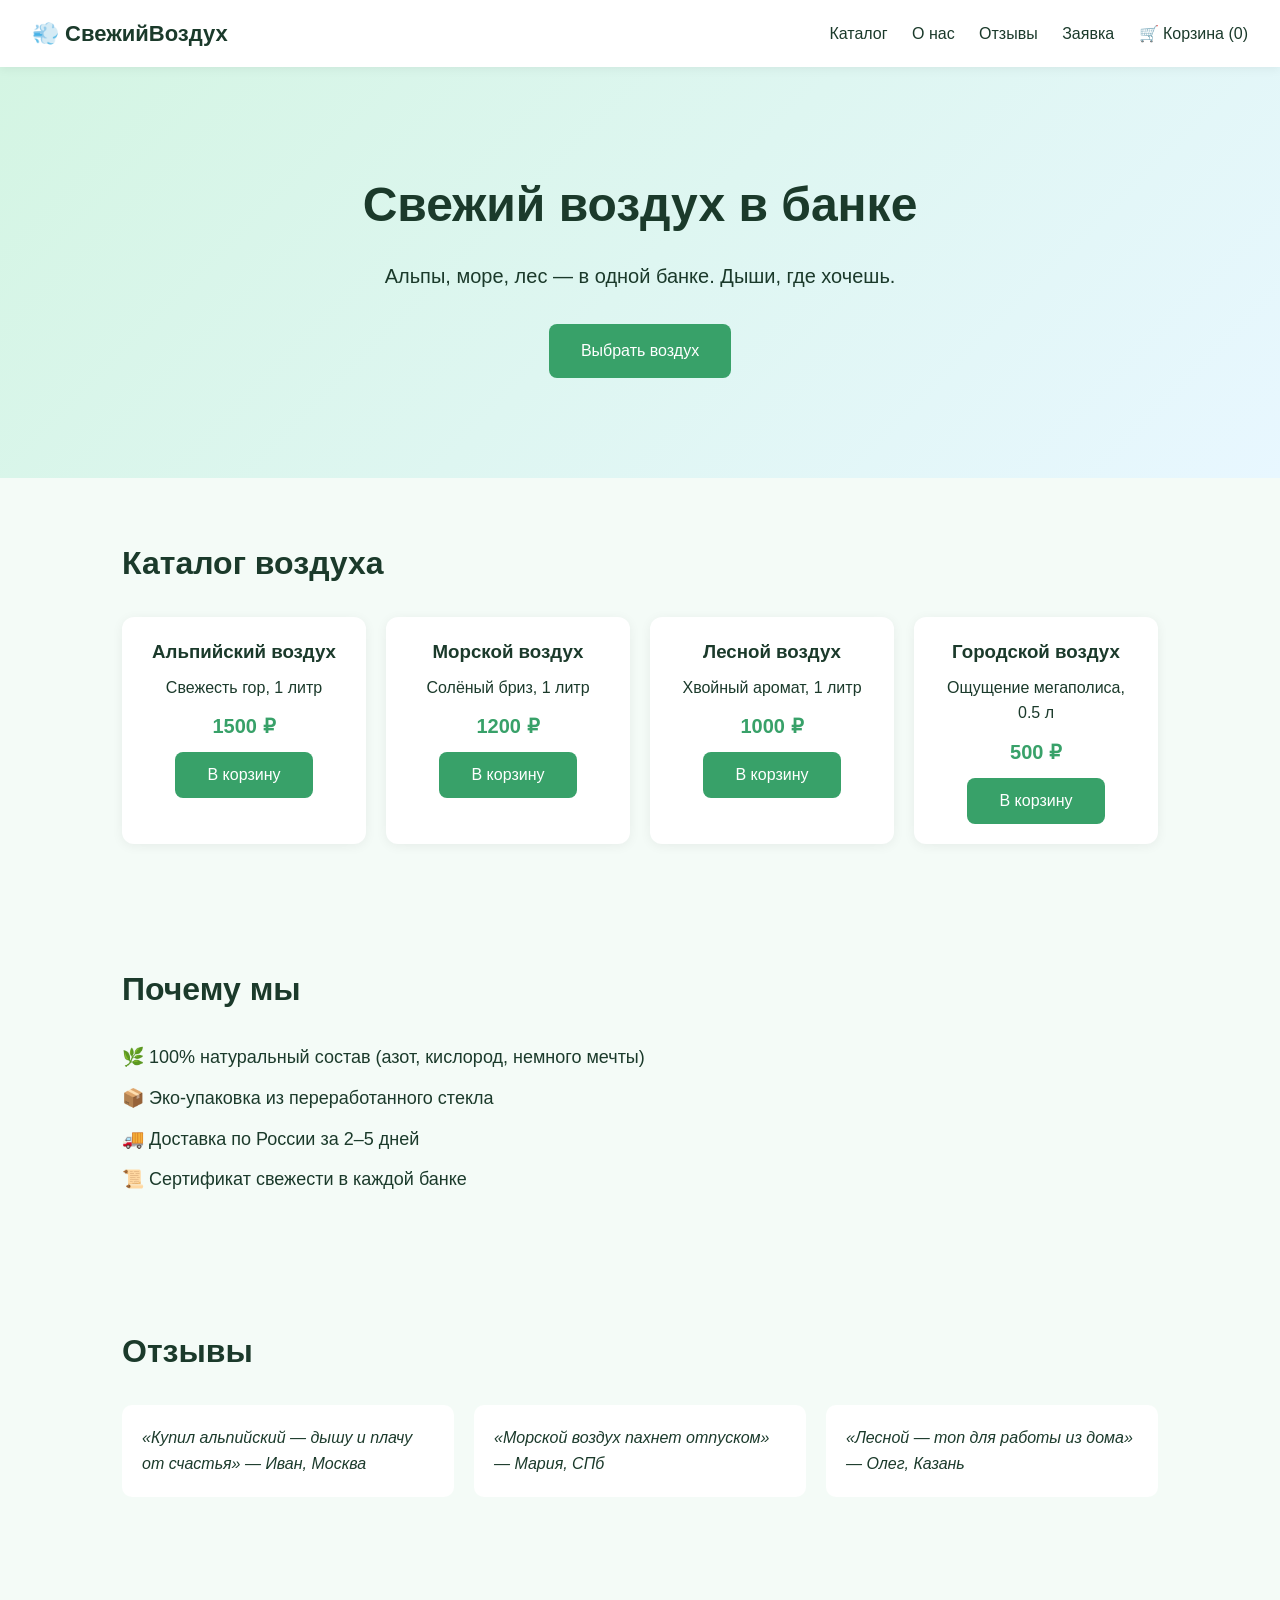
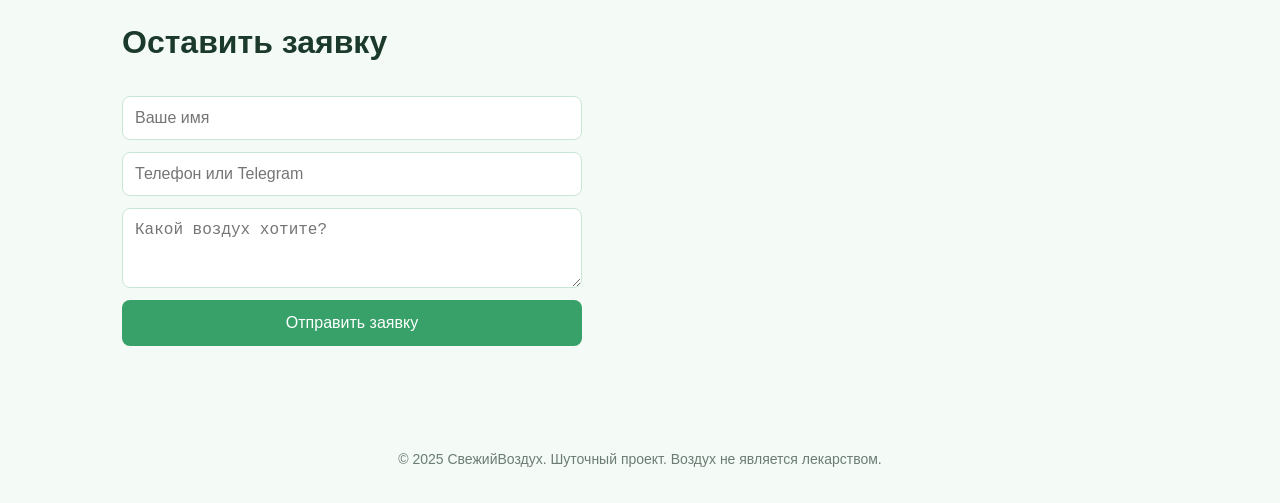
<file: index.html>
<!DOCTYPE html>
<html lang="ru">
<head>
  <meta charset="UTF-8">
  <meta name="viewport" content="width=device-width, initial-scale=1.0">
  <title>СвежийВоздух — элитный воздух в банке с доставкой</title>
  <meta name="description" content="Продажа свежего воздуха в банке: альпийский, морской, лесной, городской. Эко-упаковка, доставка по России, сертификат свежести. Шутка, которая работает!">
  <meta name="keywords" content="воздух в банке, купить воздух, свежий воздух, эко-сувенир, подарок">
  <meta property="og:title" content="СвежийВоздух — воздух в банке">
  <meta property="og:description" content="Альпийский, морской, лесной воздух в банке. Доставка, сертификат, эко-упаковка.">
  <meta property="og:type" content="website">
  <link rel="stylesheet" href="style.css">
</head>
<body>

  <!-- МЕНЮ -->
  <header class="header">
    <div class="logo">💨 СвежийВоздух</div>
    <nav>
      <a href="#catalog">Каталог</a>
      <a href="#about">О нас</a>
      <a href="#reviews">Отзывы</a>
      <a href="#order">Заявка</a>
      <a href="#cart" id="cartBtn">🛒 Корзина (<span id="cartCount">0</span>)</a>
    </nav>
  </header>

  <!-- ГЛАВНЫЙ ЭКРАН -->
  <section class="hero">
    <h1>Свежий воздух в банке</h1>
    <p>Альпы, море, лес — в одной банке. Дыши, где хочешь.</p>
    <a href="#catalog" class="btn">Выбрать воздух</a>
  </section>

  <!-- КАТАЛОГ -->
  <section id="catalog" class="section">
    <h2>Каталог воздуха</h2>
    <div class="products" id="products"></div>
  </section>

  <!-- О НАС -->
  <section id="about" class="section">
    <h2>Почему мы</h2>
    <ul class="benefits">
      <li>🌿 100% натуральный состав (азот, кислород, немного мечты)</li>
      <li>📦 Эко-упаковка из переработанного стекла</li>
      <li>🚚 Доставка по России за 2–5 дней</li>
      <li>📜 Сертификат свежести в каждой банке</li>
    </ul>
  </section>

  <!-- ОТЗЫВЫ -->
  <section id="reviews" class="section">
    <h2>Отзывы</h2>
    <div class="reviews">
      <div class="review">«Купил альпийский — дышу и плачу от счастья» — Иван, Москва</div>
      <div class="review">«Морской воздух пахнет отпуском» — Мария, СПб</div>
      <div class="review">«Лесной — топ для работы из дома» — Олег, Казань</div>
    </div>
  </section>

  <!-- ФОРМА ЗАЯВКИ -->
  <section id="order" class="section">
    <h2>Оставить заявку</h2>
    <form id="orderForm">
      <input type="text" name="name" placeholder="Ваше имя" required>
      <input type="tel" name="phone" placeholder="Телефон или Telegram" required>
      <textarea name="comment" placeholder="Какой воздух хотите?" rows="3"></textarea>
      <button type="submit" class="btn">Отправить заявку</button>
      <p id="formStatus"></p>
    </form>
  </section>

  <!-- КОРЗИНА -->
  <aside id="cart" class="cart-panel">
    <h2>Корзина</h2>
    <div id="cartItems"></div>
    <p class="cart-total">Итого: <span id="cartTotal">0</span> ₽</p>
    <button class="btn" id="checkoutBtn">Оформить заказ</button>
    <button class="btn-close" id="closeCart">×</button>
  </aside>

  <footer class="footer">
    <p>© 2025 СвежийВоздух. Шуточный проект. Воздух не является лекарством.</p>
  </footer>

  <script src="script.js"></script>
</body>
</html>
</file>
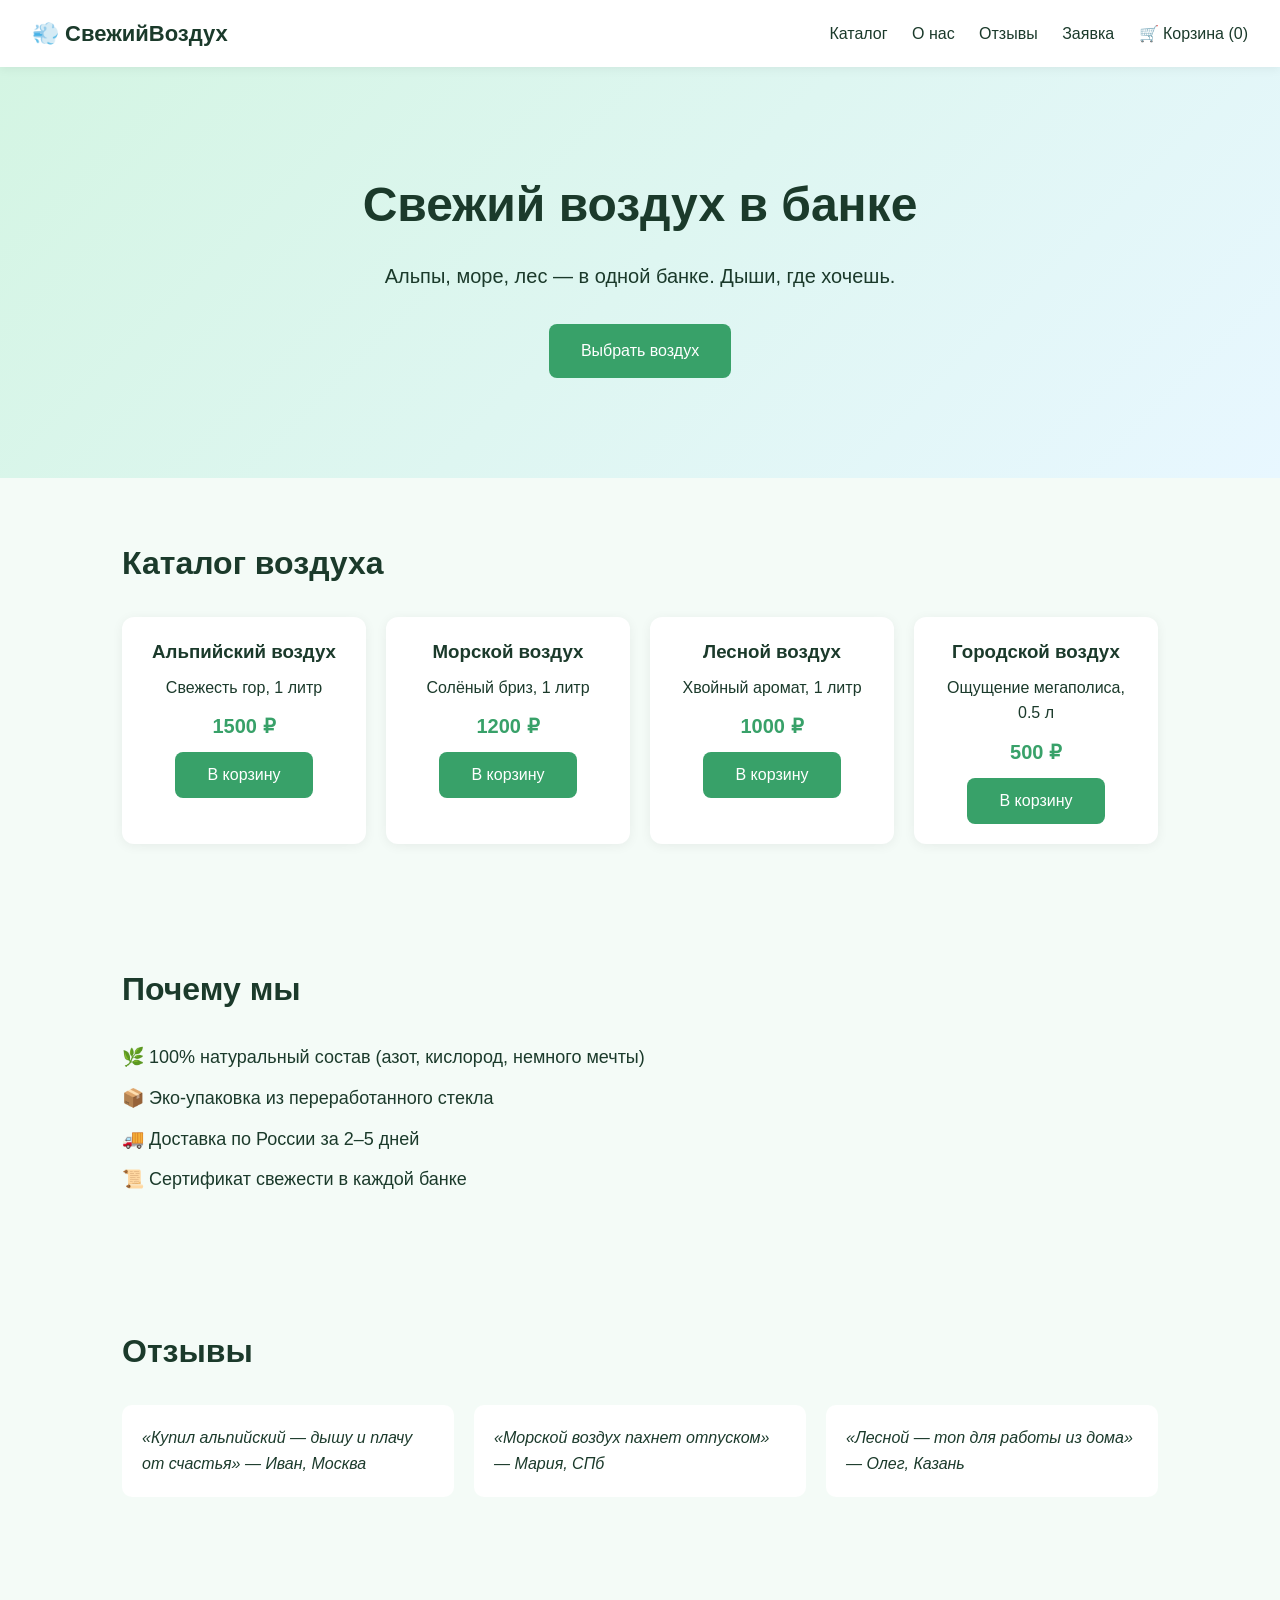
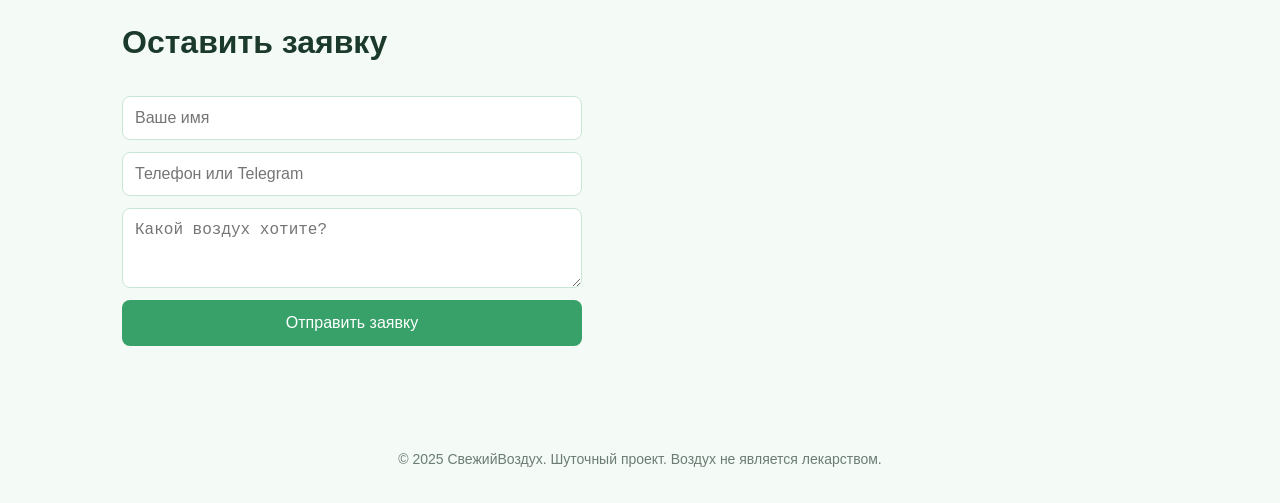
<file: imdex.html>
<!DOCTYPE html>
<html lang="ru">
<head>
  <meta charset="UTF-8">
  <meta name="viewport" content="width=device-width, initial-scale=1.0">
  <title>СвежийВоздух — элитный воздух в банке с доставкой</title>
  <meta name="description" content="Продажа свежего воздуха в банке: альпийский, морской, лесной, городской. Эко-упаковка, доставка по России, сертификат свежести. Шутка, которая работает!">
  <meta name="keywords" content="воздух в банке, купить воздух, свежий воздух, эко-сувенир, подарок">
  <meta property="og:title" content="СвежийВоздух — воздух в банке">
  <meta property="og:description" content="Альпийский, морской, лесной воздух в банке. Доставка, сертификат, эко-упаковка.">
  <meta property="og:type" content="website">
  <link rel="stylesheet" href="style.css">
</head>
<body>

  <!-- МЕНЮ -->
  <header class="header">
    <div class="logo">💨 СвежийВоздух</div>
    <nav>
      <a href="#catalog">Каталог</a>
      <a href="#about">О нас</a>
      <a href="#reviews">Отзывы</a>
      <a href="#order">Заявка</a>
      <a href="#cart" id="cartBtn">🛒 Корзина (<span id="cartCount">0</span>)</a>
    </nav>
  </header>

  <!-- ГЛАВНЫЙ ЭКРАН -->
  <section class="hero">
    <h1>Свежий воздух в банке</h1>
    <p>Альпы, море, лес — в одной банке. Дыши, где хочешь.</p>
    <a href="#catalog" class="btn">Выбрать воздух</a>
  </section>

  <!-- КАТАЛОГ -->
  <section id="catalog" class="section">
    <h2>Каталог воздуха</h2>
    <div class="products" id="products"></div>
  </section>

  <!-- О НАС -->
  <section id="about" class="section">
    <h2>Почему мы</h2>
    <ul class="benefits">
      <li>🌿 100% натуральный состав (азот, кислород, немного мечты)</li>
      <li>📦 Эко-упаковка из переработанного стекла</li>
      <li>🚚 Доставка по России за 2–5 дней</li>
      <li>📜 Сертификат свежести в каждой банке</li>
    </ul>
  </section>

  <!-- ОТЗЫВЫ -->
  <section id="reviews" class="section">
    <h2>Отзывы</h2>
    <div class="reviews">
      <div class="review">«Купил альпийский — дышу и плачу от счастья» — Иван, Москва</div>
      <div class="review">«Морской воздух пахнет отпуском» — Мария, СПб</div>
      <div class="review">«Лесной — топ для работы из дома» — Олег, Казань</div>
    </div>
  </section>

  <!-- ФОРМА ЗАЯВКИ -->
  <section id="order" class="section">
    <h2>Оставить заявку</h2>
    <form id="orderForm">
      <input type="text" name="name" placeholder="Ваше имя" required>
      <input type="tel" name="phone" placeholder="Телефон или Telegram" required>
      <textarea name="comment" placeholder="Какой воздух хотите?" rows="3"></textarea>
      <button type="submit" class="btn">Отправить заявку</button>
      <p id="formStatus"></p>
    </form>
  </section>

  <!-- КОРЗИНА -->
  <aside id="cart" class="cart-panel">
    <h2>Корзина</h2>
    <div id="cartItems"></div>
    <p class="cart-total">Итого: <span id="cartTotal">0</span> ₽</p>
    <button class="btn" id="checkoutBtn">Оформить заказ</button>
    <button class="btn-close" id="closeCart">×</button>
  </aside>

  <footer class="footer">
    <p>© 2025 СвежийВоздух. Шуточный проект. Воздух не является лекарством.</p>
  </footer>

  <script src="script.js"></script>
</body>
</html>
</file>
<file: style.css>
* { margin: 0; padding: 0; box-sizing: border-box; }
body {
  font-family: 'Segoe UI', Arial, sans-serif;
  color: #1b3a2b;
  background: #f4fbf7;
  line-height: 1.6;
}
.header {
  display: flex; justify-content: space-between; align-items: center;
  padding: 16px 32px; background: #fff;
  position: sticky; top: 0; z-index: 100;
  box-shadow: 0 2px 10px rgba(0,0,0,0.06);
}
.logo { font-size: 22px; font-weight: bold; }
nav a {
  margin-left: 20px; text-decoration: none; color: #1b3a2b;
  font-weight: 500; transition: color .2s;
}
nav a:hover { color: #38a169; }
.hero {
  text-align: center; padding: 100px 20px;
  background: linear-gradient(135deg, #d4f5e3, #e8f7ff);
}
.hero h1 { font-size: 48px; margin-bottom: 16px; }
.hero p { font-size: 20px; margin-bottom: 32px; }
.btn {
  display: inline-block; padding: 14px 32px; background: #38a169;
  color: #fff; border: none; border-radius: 8px; cursor: pointer;
  text-decoration: none; font-size: 16px; transition: background .2s;
}
.btn:hover { background: #2f855a; }
.section { padding: 60px 32px; max-width: 1100px; margin: 0 auto; }
.section h2 { font-size: 32px; margin-bottom: 28px; }
.products { display: grid; grid-template-columns: repeat(auto-fit, minmax(220px, 1fr)); gap: 20px; }
.product {
  background: #fff; border-radius: 12px; padding: 20px;
  box-shadow: 0 2px 12px rgba(0,0,0,0.06); text-align: center;
}
.product h3 { margin-bottom: 8px; }
.product .price { font-size: 20px; color: #38a169; font-weight: bold; margin: 10px 0; }
.benefits { list-style: none; }
.benefits li { margin-bottom: 12px; font-size: 18px; }
.reviews { display: grid; grid-template-columns: repeat(auto-fit, minmax(220px, 1fr)); gap: 20px; }
.review { background: #fff; padding: 20px; border-radius: 10px; font-style: italic; }
form { display: flex; flex-direction: column; gap: 12px; max-width: 460px; }
form input, form textarea {
  padding: 12px; border: 1px solid #c8e6d5; border-radius: 8px; font-size: 16px;
}
.cart-panel {
  position: fixed; top: 0; right: -420px; width: 380px; height: 100%;
  background: #fff; padding: 24px; box-shadow: -4px 0 20px rgba(0,0,0,0.1);
  transition: right .3s; overflow-y: auto; z-index: 200;
}
.cart-panel.open { right: 0; }
.btn-close { position: absolute; top: 16px; right: 16px; font-size: 28px; border: none; background: none; cursor: pointer; }
.cart-total { margin-top: 20px; font-size: 20px; font-weight: bold; }
.footer { text-align: center; padding: 30px; color: #6b7c72; font-size: 14px; }
</file>
